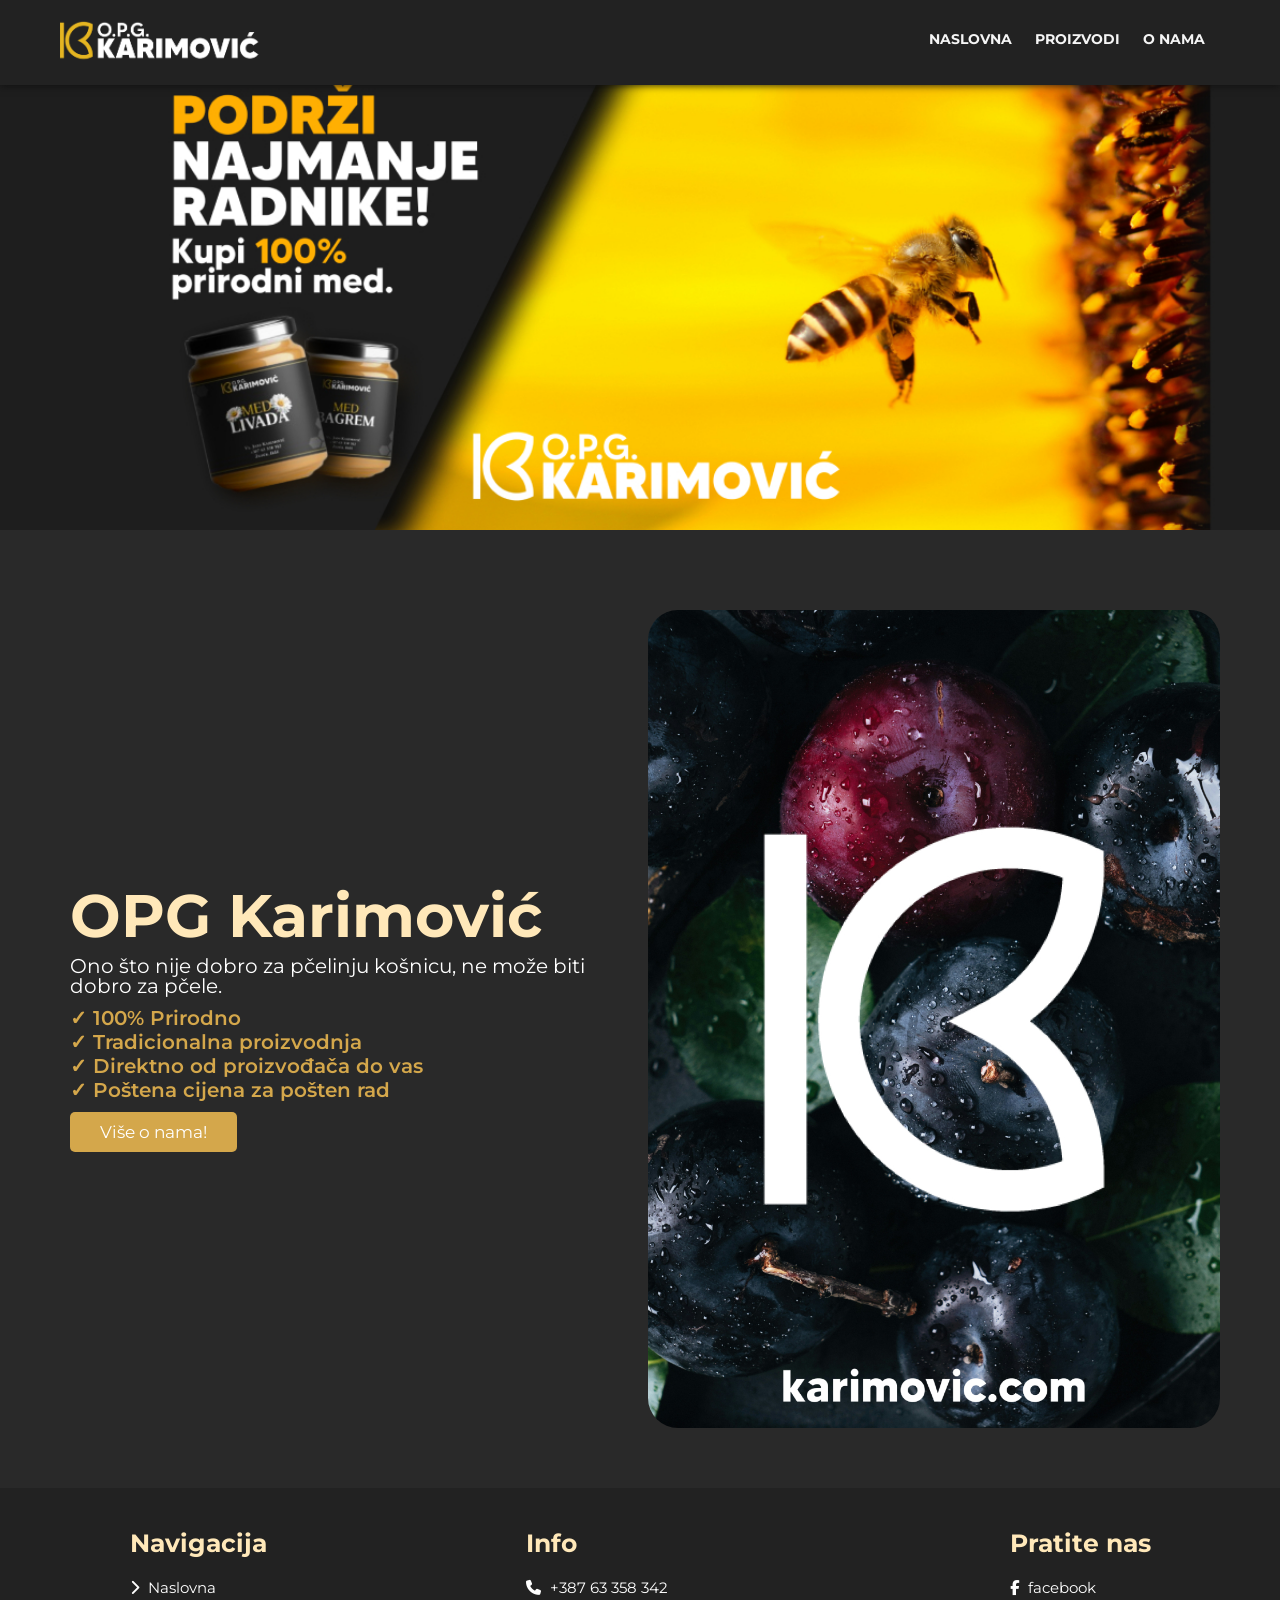
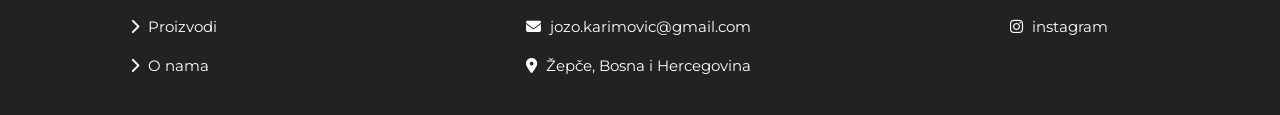
<file: index.html>
<!DOCTYPE html>
<html lang="en">
<head>
   <meta charset="UTF-8">
   <meta name="viewport" content="width=device-width, initial-scale=1.0">
   <title>OPG Karimović</title>
   <link rel="stylesheet" href="https://cdnjs.cloudflare.com/ajax/libs/font-awesome/6.1.1/css/all.min.css">
   <link rel="stylesheet" href="css/style.css">
   <script src="js/script.js"></script>
   <link rel="icon" type="image/x-icon" href="images/favicon.ico">

</head>
<body>
   
<!-- header  -->

<header class="header">

   <section class="flex">

      <a href="index.html" class="logo"><img src="images/logo.png" alt="Karimović"></a>

      <nav class="topnav" id="topnav">
         
            <a href="" class="icon2"><i class="fas fa-times"></i></a>
             <a href="index.html">NASLOVNA</a>
             <a href="proizvodi.html">PROIZVODI</a>
             <a href="onama.html">O NAMA</a>
             <a href="javascript:void(0);" class="icon" onclick="myFunction()">
                 <i class="fa fa-bars"></i>
             </a>
         </ul>
     </nav>
   </section>

</header>

<!-- header image -->

<div class="header-image">
   <img src="images/header.jpg" alt="OPG Karimović">
</div>

<!-- home   -->

<section class="home" id="home">

   <div class="row">

      <div class="content">
         <h1><span>OPG Karimović</span></h1>
         <h2>Ono što nije dobro za pčelinju košnicu, ne može biti dobro za pčele.</h2>
         <p><span>&check; 100% Prirodno</span></p>
         <p><span>&check; Tradicionalna proizvodnja</span></p>
         <p><span>&check; Direktno od proizvođača do vas</span></p>
         <p><span>&check; Poštena cijena za pošten rad</span></p>
      <a href="onama.html"><button class="btn">
         Više o nama!
      </button></a>
      </div>
      

      <div class="image">
         <div class="slideshow">
            <img src="images/Poster_V1.jpg" class="slide active" alt="OPG Karimović">
            <img src="images/Poster_V2.jpg" class="slide" alt="OPG Karimović">
            <img src="images/Poster_V3.jpg" class="slide" alt="OPG Karimović">
            <img src="images/Poster_V4.jpg" class="slide" alt="OPG Karimović">
         </div>
      </div>

   </div>

</section>


<!-- footer -->

<footer>

   <div class="box-container">

       <div class="box">
           <h3>Navigacija</h3>
           <a href="index.html"> <i class="fas fa-chevron-right"></i> Naslovna </a>
           <a href="proizvodi.html"> <i class="fas fa-chevron-right"></i> Proizvodi </a>
           <a href="onama.html"> <i class="fas fa-chevron-right"></i> O nama </a>
       </div>

       <div class="box">
           <h3>Info</h3>
           <a href="#"> <i class="fas fa-phone"></i> +387 63 358 342 </a>
           <a href="mailto:jozo.karimovic@gmail.com"> <i class="fas fa-envelope"></i> jozo.karimovic@gmail.com </a>
           <a href="https://goo.gl/maps/Akxqu9mSqQsVGUqTA"> <i class="fas fa-map-marker-alt"></i> Žepče, Bosna i Hercegovina </a>
       </div>

       <div class="box">
           <h3>Pratite nas</h3>
           <a href="https://www.facebook.com"> <i class="fab fa-facebook-f"></i> facebook </a>
           <a href="https://www.instagram.com/dulcisnatura/"> <i class="fab fa-instagram"></i> instagram </a>
         
       </div>

   </div>
</footer>
</body>
</html>
</file>
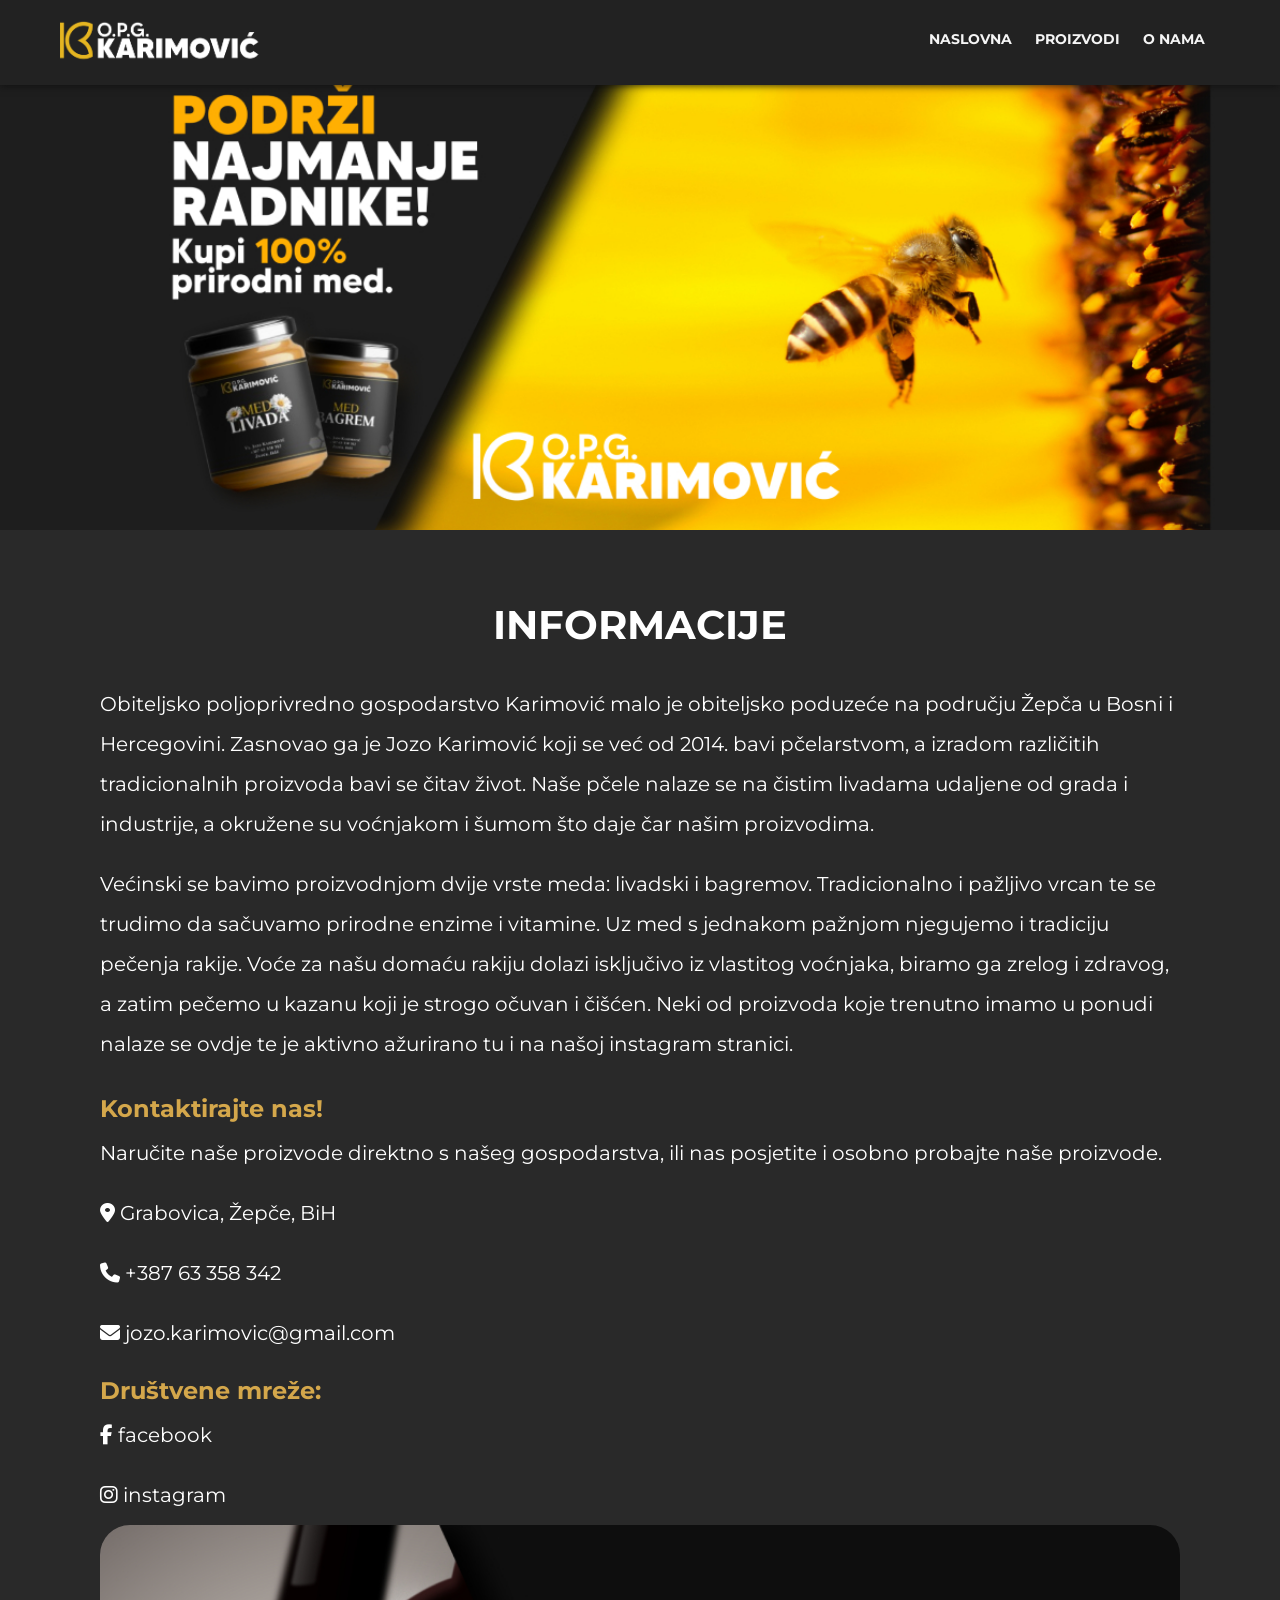
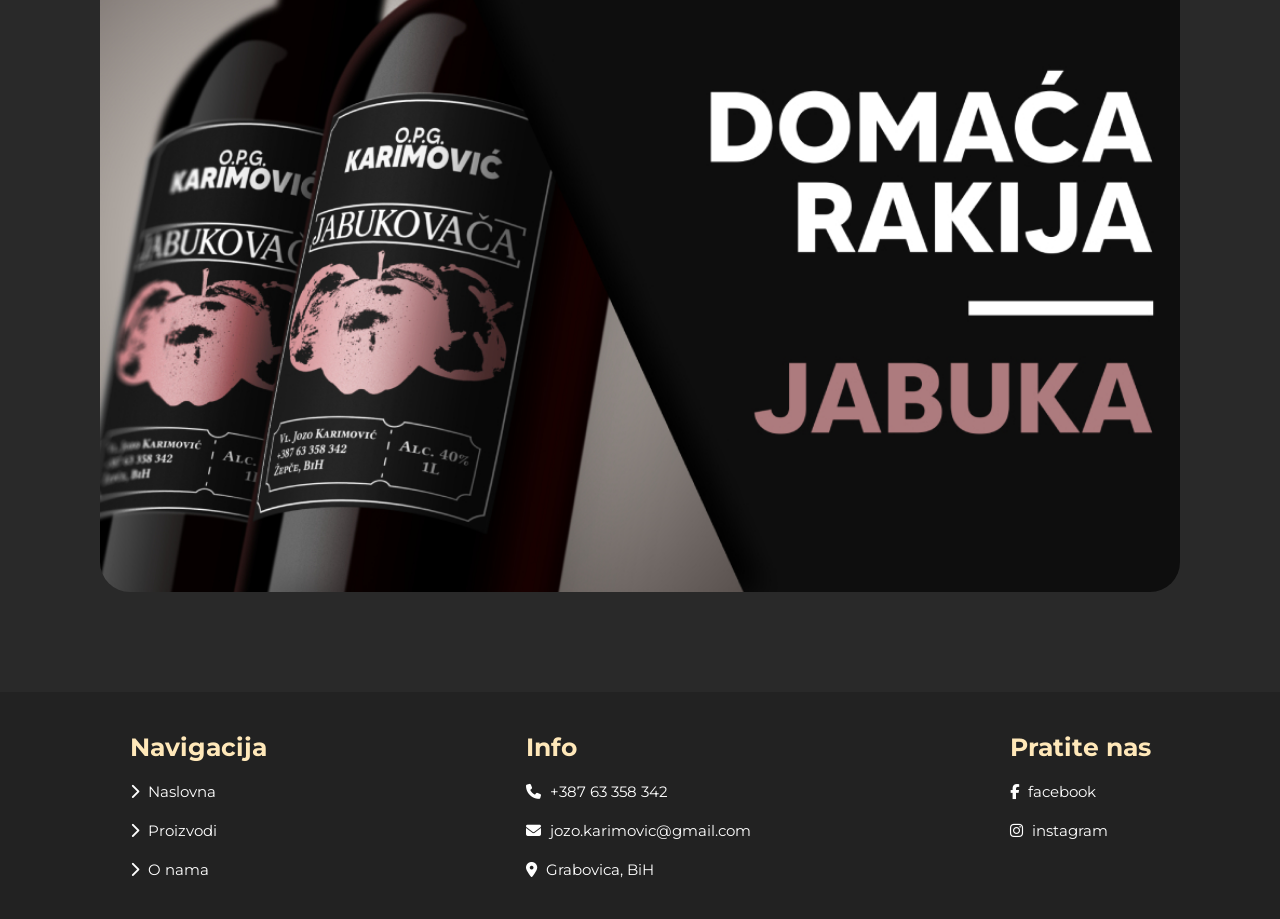
<file: onama.html>
<!DOCTYPE html>
<html lang="en">
<head>
   <meta charset="UTF-8">
   <meta name="viewport" content="width=device-width, initial-scale=1.0">
   <title>OPG Karimović</title>
   <link rel="stylesheet" href="https://cdnjs.cloudflare.com/ajax/libs/font-awesome/6.1.1/css/all.min.css">
   <link rel="stylesheet" href="css/style.css">
   <script src="js/script.js"></script>
   <link rel="icon" type="image/x-icon" href="images/favicon.ico">

</head>
<body>
   
<!-- header  -->

<header class="header">

   <section class="flex">

      <a href="index.html" class="logo"><img src="images/logo.png" alt="Karimović"></a>

      <nav class="topnav" id="topnav">
         
            <a href="" class="icon2"><i class="fas fa-times"></i></a>
             <a href="index.html">NASLOVNA</a>
             <a href="proizvodi.html">PROIZVODI</a>
             <a href="onama.html">O NAMA</a>
             <a href="javascript:void(0);" class="icon" onclick="myFunction()">
                 <i class="fa fa-bars"></i>
             </a>
     </nav>
   </section>

</header>


<div class="header-image">
   <img src="./images/header.jpg" alt="OPG Karimović">
</div>



<!-- about  -->



<section class="about">

    <div class="content">
    <h1 class="heading"> INFORMACIJE</h1>
        <p>Obiteljsko poljoprivredno gospodarstvo Karimović malo je obiteljsko poduzeće na području Žepča u Bosni i Hercegovini. Zasnovao ga je Jozo Karimović koji se već od 2014. bavi pčelarstvom, a izradom različitih tradicionalnih proizvoda bavi se čitav život. Naše pčele nalaze se na čistim livadama udaljene od grada i industrije, a okružene su voćnjakom i šumom što daje čar našim proizvodima.
        </p>
        <p>Većinski se bavimo proizvodnjom dvije vrste meda: livadski i bagremov. Tradicionalno i pažljivo vrcan te se trudimo da sačuvamo prirodne enzime i vitamine. Uz med s jednakom pažnjom njegujemo i tradiciju pečenja rakije. Voće za našu domaću rakiju dolazi isključivo iz vlastitog voćnjaka, biramo ga zrelog i zdravog, a zatim pečemo u kazanu koji je strogo očuvan i čišćen. Neki od proizvoda koje trenutno imamo u ponudi nalaze se <a href="proizvodi.html"><span>ovdje</span></a> te je aktivno ažurirano tu i na našoj <a href="https://www.instagram.com/dulcisnatura/"><span>instagram</span></a> stranici.</p>
        </p>

        <h2>Kontaktirajte nas!</h2>
        <p>Naručite naše proizvode direktno s našeg gospodarstva, ili nas posjetite i osobno probajte naše proizvode.</p>
        <p><i class="fa-solid fa-location-dot"></i><span> Grabovica, Žepče, BiH</span> </p>
        <p><i class="fa-solid fa-phone"></i><span> +387 63 358 342</span></p>
        <p><i class="fa-solid fa-envelope"></i><span> jozo.karimovic@gmail.com</span></p>
<br>
        <h2>Društvene mreže:</h2>
        <p class="dm"><a href="https://www.facebook.com"> <i class="fab fa-facebook-f"></i> facebook </a></p>
        <p class="dm"><a href="https://www.instagram.com"> <i class="fab fa-instagram"></i> instagram </a></p>


      <div class="image">
         <div class="slideshow">
            <img src="images/a1.jpg" class="slide active" alt="OPG Karimović">
            <img src="images/a2.jpg" class="slide" alt="OPG Karimović">
            <img src="images/a3.jpg" class="slide" alt="OPG Karimović">
         </div>
      </div>
        
</div> 

</section>

<!-- footer -->

<footer>

    <div class="box-container">
 
        <div class="box">
            <h3>Navigacija</h3>
            <a href="index.html"> <i class="fas fa-chevron-right"></i> Naslovna </a>
            <a href="proizvodi.html"> <i class="fas fa-chevron-right"></i> Proizvodi </a>
            <a href="onama.html"> <i class="fas fa-chevron-right"></i> O nama </a>
        </div>
 
        <div class="box">
            <h3>Info</h3>
            <a href="#"> <i class="fas fa-phone"></i> +387 63 358 342 </a>
            <a href="mailto:jozo.karimovic@gmail.com"> <i class="fas fa-envelope"></i> jozo.karimovic@gmail.com </a>
            <a href="https://goo.gl/maps/Akxqu9mSqQsVGUqTA"> <i class="fas fa-map-marker-alt"></i> Grabovica, BiH </a>
        </div>
 
        <div class="box">
            <h3>Pratite nas</h3>
            <a href="https://www.facebook.com"> <i class="fab fa-facebook-f"></i> facebook </a>
            <a href="https://www.instagram.com/dulcisnatura/"> <i class="fab fa-instagram"></i> instagram </a>
          
        </div>
 
    </div>

 </footer>
</body>
</html>
</file>
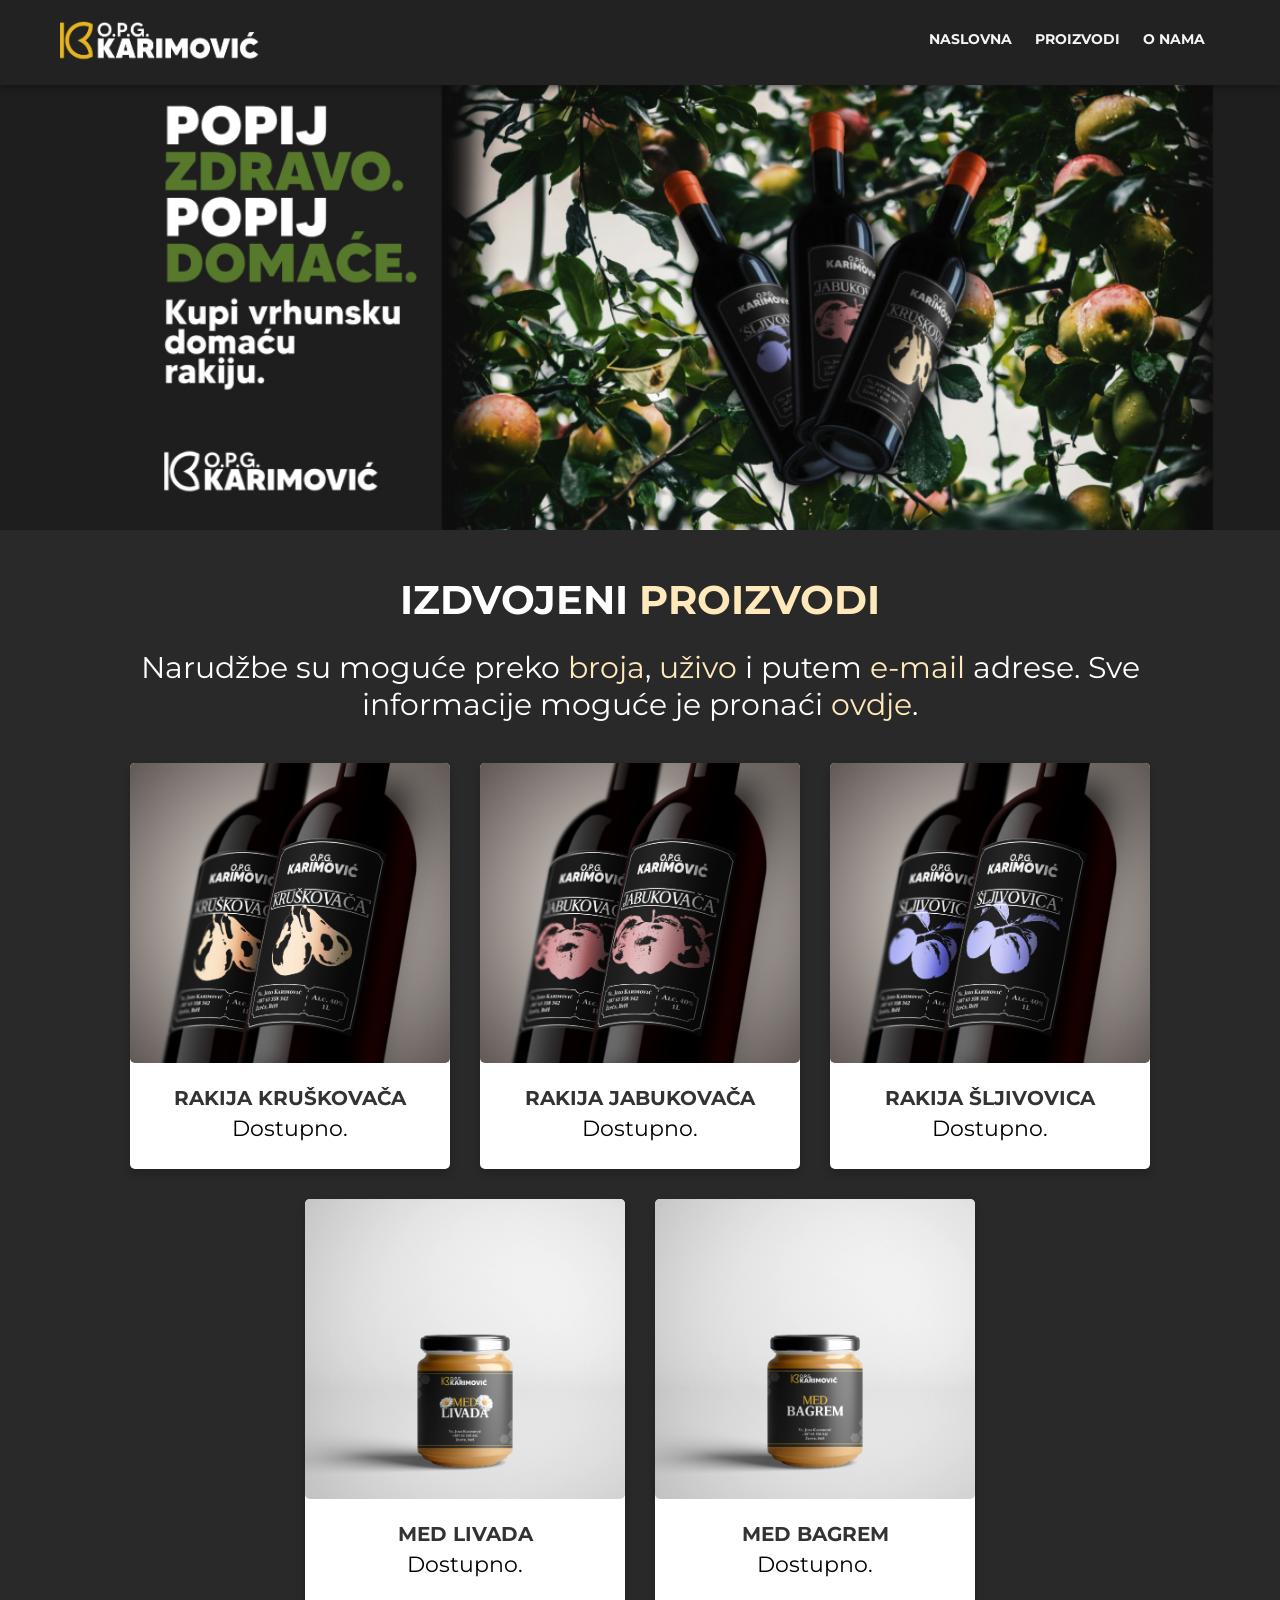
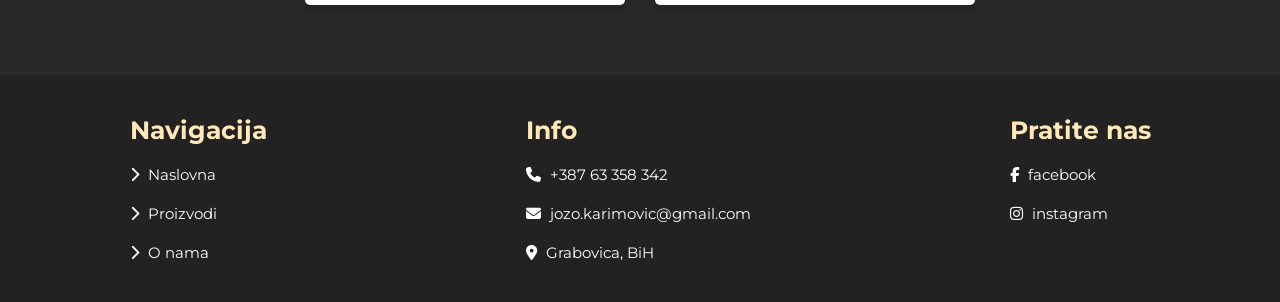
<file: proizvodi.html>
<!DOCTYPE html>
<html lang="en">
<head>
   <meta charset="UTF-8">
   <meta name="viewport" content="width=device-width, initial-scale=1.0">
   <title>OPG Karimović</title>
   <link rel="stylesheet" href="https://cdnjs.cloudflare.com/ajax/libs/font-awesome/6.1.1/css/all.min.css">
   <link rel="stylesheet" href="css/style.css">
   <script src="js/script.js"></script>
   <link rel="icon" type="image/x-icon" href="images/favicon.ico">

</head>
<body>
   
<!-- header  -->

<header class="header">

   <section class="flex">

      <a href="index.html" class="logo"><img src="images/logo.png" alt="Karimović"></a>

      <nav class="topnav" id="topnav">
         
            <a href="" class="icon2"><i class="fas fa-times"></i></a>
             <a href="index.html">NASLOVNA</a>
             <a href="proizvodi.html">PROIZVODI</a>
             <a href="onama.html">O NAMA</a>
             <a href="javascript:void(0);" class="icon" onclick="myFunction()">
                 <i class="fa fa-bars"></i>
             </a>
         </ul>
     </nav>
   </section>

</header>


<div class="header-image">
   <img src="images/header_image2.jpg" alt="OPG Karimović">
</div>



<!-- category -->

    
<section class="products">

    <h1 class="heading"> izdvojeni  <span>proizvodi</span> </h1>
    <h2 class="heading2">Narudžbe su moguće preko <span>broja</span>, <span>uživo</span> i putem <span>e-mail</span> adrese. Sve informacije moguće je pronaći <a href="onama.html"><span>ovdje</span></a>.</h2>

    <div class="box-container">

        <div class="box">
            <div class="image">
                <img src="images/img-1.jpg" class="main-img" alt="">
                <div class="overlay">
                    <div class="img_text">Alc. 40% 1L</div>
                </div>
            </div>
            <div class="content">
                <h3>RAKIJA KRUŠKOVAČA</h3>
                <div class="price">Dostupno.</div>
            </div>
        </div>

        <div class="box">
            <div class="image">
                <img src="images/img-2.jpg" class="main-img" alt="">
                <div class="overlay">
                    <div class="img_text">Alc. 40% 1L</div>
                </div>
            </div>
            <div class="content">
                <h3>RAKIJA JABUKOVAČA</h3>
                <div class="price">Dostupno.</div>
            </div>
        </div>


        <div class="box">
            <div class="image">
                <img src="images/img-5.jpg" class="main-img" alt="">
                <div class="overlay">
                    <div class="img_text">Alc. 40% 1L</div>
                </div>
            </div>
            <div class="content">
                <h3>RAKIJA ŠLJIVOVICA</h3>
                <div class="price">Dostupno.</div>
            </div>
        </div>

        <div class="box">
            <div class="image">
                <img src="images/img-4.jpg" class="main-img" alt="">
                <div class="overlay">
                    <div class="img_text">1kg</div>
                </div>
            </div>
            <div class="content">
                <h3>MED LIVADA</h3>
                <div class="price">Dostupno.</div>
            </div>
        </div>
        
        <div class="box">
            <div class="image">
                <img src="images/img-3.jpg" class="main-img" alt="">
                <div class="overlay">
                    <div class="img_text">1kg</div>
                </div>
            </div>
            <div class="content">
                <h3>MED BAGREM</h3>
                <div class="price">Dostupno.</div>
            </div>
        </div>
        

</section>

<footer>

    <div class="box-container">
 
        <div class="box">
            <h3>Navigacija</h3>
            <a href="index.html"> <i class="fas fa-chevron-right"></i> Naslovna </a>
            <a href="proizvodi.html"> <i class="fas fa-chevron-right"></i> Proizvodi </a>
            <a href="onama.html"> <i class="fas fa-chevron-right"></i> O nama </a>
        </div>
 
        <div class="box">
            <h3>Info</h3>
            <a href="#"> <i class="fas fa-phone"></i> +387 63 358 342 </a>
            <a href="mailto:jozo.karimovic@gmail.com"> <i class="fas fa-envelope"></i> jozo.karimovic@gmail.com </a>
            <a href="https://goo.gl/maps/Akxqu9mSqQsVGUqTA"> <i class="fas fa-map-marker-alt"></i> Grabovica, BiH </a>
        </div>
 
        <div class="box">
            <h3>Pratite nas</h3>
            <a href="https://www.facebook.com"> <i class="fab fa-facebook-f"></i> facebook </a>
            <a href="https://www.instagram.com/dulcisnatura/"> <i class="fab fa-instagram"></i> instagram </a>
          
        </div>
 
    </div>
 </footer>
 </body>
 </html>
</file>
<file: css/style.css>
@import url('https://fonts.googleapis.com/css2?family=DM+Sans:ital,opsz,wght@0,9..40,100..1000;1,9..40,100..1000&family=Montserrat:ital,wght@0,100..900;1,100..900&display=swap');

*{
   font-family: 'Montserrat', sans-serif;
   margin:0; padding:0;
   box-sizing: border-box;
   outline: none; border:none;
   text-decoration: none;
   transition: .2s linear;
}

html{
   overflow-x: hidden;
   font-size: 62.5%;
   scroll-behavior: smooth;
   scroll-padding-top: 8rem;
}

body{
   background-color: #292929;
}

section{
   margin:0 auto;
   padding:2rem;
   max-width:1200px;
}

.heading{
   margin-bottom: 2.5rem;
   text-align: center;
   font-size: 4rem;
   color:#FFF;
   text-transform: uppercase;
}

.heading span{
   color:#FFE8B9;
   text-transform: uppercase;
}

.header{
   
   position: fixed;
   top:0; 
   left:0; 
   right:0;
   z-index: 1000;
   background-color: #222222;
   box-shadow:0px 0px 8px #0e0e0e;
}

.header .flex{
   position: relative;
   display: flex;
   align-items: center;
   justify-content: space-between;
}

.header-image{
   margin-top: 8rem;  
   width: 100%;
   line-height: 0;
}

.header-image img{
   width: 100%;
   height: 45rem;
   object-fit: cover;
   display: block;
}


.topnav {
   position: absolute;
   top: 3rem;
   right: 25px;
   text-align: right;
}

.topnav a {
   text-decoration: none;
   color:whitesmoke;
   text-transform: uppercase;
   font-size: 14px;
   font-weight: 700;
   padding: 0px 10px;
}


.topnav a:hover {
   color: #FFE8B9;
}

.topnav a.icon {
   display: none;
}

.topnav a.icon2 {
   display: none;
}


.header .flex .navbar a{
   margin-left: 2rem;
   color:#FFF;
   font-size: 2rem;
}

.header .flex .navbar a:hover{
   color:#FFE8B9;
}

.header .flex .logo{
   font-size: 2.5rem;
   color:#FFE8B9;
   font-family: 'DM Sans', sans-serif;
   font-weight: bold;
   display: flex;         
   align-items: center;    
}

.header .flex .logo img{   
   height: 4.5rem;
   width: auto;
   display: block;
}


.home{
   margin-top: 6rem;
}

.home .row{
   display: flex;
   align-items: center;
   flex-wrap: wrap-reverse;
   gap:1.5rem;
}

.home .row .content{
   flex:1 1 40rem;
   text-align: left;
   padding-left: 1rem;
}

.home .row .image{
   flex:1 1 40rem;
}

.home .row .image img{
   width: 100%;
   border-radius: 3rem;;
}

.home .row .image .slideshow {
      position: relative;
      width: 100%;
}

.home .row .image .slideshow .slide {
      display: none;
      width: 100%;
      opacity: 0;
      transition: opacity 1s ease-in-out;
}
   
.home .row .image .slideshow .slide.active {
      display: block;
      opacity: 1;
}

.home .row .content h1{
   margin-bottom: 1rem;
   font-size: 6rem;
   color:#FFF;
   line-height: 1;
}

.home .row .content h1 span{
   color:#FFE8B9;
}

.home .row .content h2{
   margin-bottom: 1rem;
   font-size: 2rem;
   color:#FFF;
   line-height: 1;
   font-weight: 400;
}

.home .row .content p span {
   font-size: 2rem;
   color: #d4a74b;
   font-weight:600;
}

.about {
   display: flex;
   margin-top: 1rem;
   align-items:center;
   flex-wrap: wrap;
}
 
 
.about .content {
   flex: 1 1 42rem;
   padding: 4rem;
}

.about .content h2 {
   font-size: 2.4rem;
   color:#d4a74b;
}
 
 .about .content h3 {
   font-size: 3rem;
   text-transform: uppercase;
   color: #FFF;
   padding-bottom: 1rem;
 }
 
 
 .about .content h4 {
   font-size: 2rem;
   text-transform: uppercase;
   color: #FFF;
   padding-bottom: 2rem;
   padding-top: 2rem;
 }

 .about .content p {
   font-size: 2rem;
   color: #fff;
   padding: 1rem 0;
   line-height: 2;
 }

.about .image .slideshow img {
   width: 100%;
   border-radius: 3rem;;
}

.about .image .slideshow {
      width: 100%;
}

.about .image .slideshow .slide {
      display: none;
      width: 100%;
      opacity: 0;
      transition: opacity 1s ease-in-out;
}

.about .image .slideshow .slide.active {
      display: block;
      opacity: 1;
}

.about a {
   color: white;
}

.about a:hover {
   color:#d4a74b;
}

footer{
   background-color: #222222;
   padding-bottom: 3rem;
   padding-top: 3rem;
   margin-top: 4rem;
}

footer .box-container{
   display: flex;
   justify-content: space-around;
}

footer .box-container .box h3{
   font-size: 2.5rem;
   color: #FFE8B9;
   padding: 1rem 0;
}

footer .box-container .box a{
   display: block;
   font-size: 1.5rem;
   padding: 1rem 0;
   color: white;
   
}

footer .box-container .box a i{
   padding-right: .5rem;
}

footer .box-container .box a:hover i{
   padding-right:2rem;
}

.products{
   margin-top: 2.5rem;
}
.products .box-container {
   display: flex;
   flex-wrap: wrap;      
   justify-content: center; 
   padding-top: 3rem;
   gap: 1rem;               
 }

.products .box-container .box {
   text-align: center;
   background: #fff;
   box-shadow: 0 0.5rem 1rem rgba(0, 0, 0, 0.2);
   border-radius: .5rem;
   margin: 1rem;
   flex: 1 1 28rem; 
   max-width: 32rem; 
 }

 .products .box-container .box:hover {
   background-color:#FFE8B9;
   transition-timing-function: ease; 
 }
 
 
 .products .box-container .box .image {
   position: relative;
   overflow: hidden; 
 }
 
.products .box-container .box .image img {
   width: 100%;         
   height: 30rem;
   object-fit: cover;    
   animation: fadeIn .2s linear;
   border-radius: 0.5rem;
 }
 
 
 .products .box-container .box .image .icons a {
   display: block;
   margin-top: 1rem;
   height: 4.5rem;
   width: 4.5rem;
   line-height: 4.5rem;
   font-size: 1.7rem;
   border-radius: 50%;
   color: #fff;
 }
 
 .products .box-container .box .content {
   padding: 2rem;
 }
 

 .products .box-container .box .content h3 {
   font-size: 2rem;
   color: #333;
 }
 

 .products .box-container .box .content .price {
   font-size: 2.2rem;
   color: black;
   padding-bottom: .7rem;
   padding-top: .5rem;
 }
 
 .products .box-container .box .content .price span {
   color: #666;
   font-size: 1.5rem;
   text-decoration: line-through;
 }
 
 .products .box-container .box .content .stars i {
   font-size: 1.7rem;
   color: gold;
 }
 
.products h2 {
   color:white;
   font-size: 3rem;
   text-align: center;
   font-weight: 400;
}

.products h2 span {
   color:#FFE8B9;
}

 .overlay {
   position: absolute;
   top: 0;
   bottom: 0;
   left: 0;
   right: 0;
   opacity: 0;
   transition: .5s ease;
   background-color: rgba(51, 51, 51, 0.89);
 }
 
 .products .box-container .box:hover .overlay {
   opacity: 1;
 }
 
 .img_text {
   color: #d4a74b;
   font-size: 30px;
   top:40%;
   bottom: 100%;
   left: 50%;
   position: absolute;
   transform: translate(-50%, -50%);
   text-align: center;
   font-weight: bold;
 }

 .btn {
   margin-top: 1rem;
   display: inline-block;
   border-radius: .5rem;
   padding: 1rem 3rem;
   font-size: 1.7rem;
   color: #fff;
   cursor: pointer;
   background: #d4a74b;
 }
/* media query  */

@media (max-width:990px){

   html{
      font-size: 55%;
      overflow-x: hidden;
   }

   .home {
      margin-bottom: -23rem;
   }

   .home .row .content h3{
      font-size: 8rem;
   }

   .products{
      margin-top: 10rem;
   }
   
   .products .box-container {
      display: flex;
      justify-content: space-evenly;
      flex-wrap: wrap;
    }

    footer {
       margin-top: 30rem;
    }
    .about {
       margin-bottom: -20rem;
    }

    
   .products {
      margin-bottom: -26rem;
   }


}

@media (max-width:770px){


   .home .row .content h3{
      font-size: 6rem;
   }


   .header-image img{
      height: 30rem;
  justify-content: center;
   }
   
   .products {
      margin-bottom: -20rem;
   }


}

@media (max-width:450px){

   html{
      font-size: 50%;
      overflow-x: hidden;
   }
   
   .home .row .content h3{
      font-size: 5rem;
   }

   .heading{
      font-size: 3rem;
   }


   .header-image img{
      height: 7rem;
  justify-content: center;
   }
}

@media screen and (max-width:640px) {

   html {
   overflow-x: hidden;
   }

   .topnav {
       width: auto;
       display:inline-block;
       background-color: #202020;
       border-radius: 3rem;
   }

   .topnav a {
       display: none;

   }

   .topnav a.icon {
       display:block;
       font-size: 22px;
   }

   .topnav.responsive a {
       display: block;
       width: 250px;
       text-align:center;
       padding: 30px 0;
   }

   .topnav.responsive a:hover {
       background-color: #696969;
       border-radius: 3rem;
   }

   .topnav.responsive a.icon {
       display: none;
       padding-top: -1rem;
   }

   .box-container {
      flex-direction: column;
   }

   .products .box-container {
   align-items: center;  
   }

   footer .box-container {
      flex-direction: column;
      padding-left: 5rem;
   }

   footer {
      margin-top: -6rem;
   }

   .products {
      margin-bottom: 10rem;
   }

   .header-image img{
      height: 20rem;
  justify-content: center;
   }

   .about .image {
      margin-bottom: 20rem;
   }

   
   .home .row .image img{
      margin-bottom: 3rem;
   }

   .home .row .content {
      margin-bottom: 25rem;
   }
}


@media screen and (max-width:400px) {
   .header {
      width: 390px;
   }
   
}
</file>
